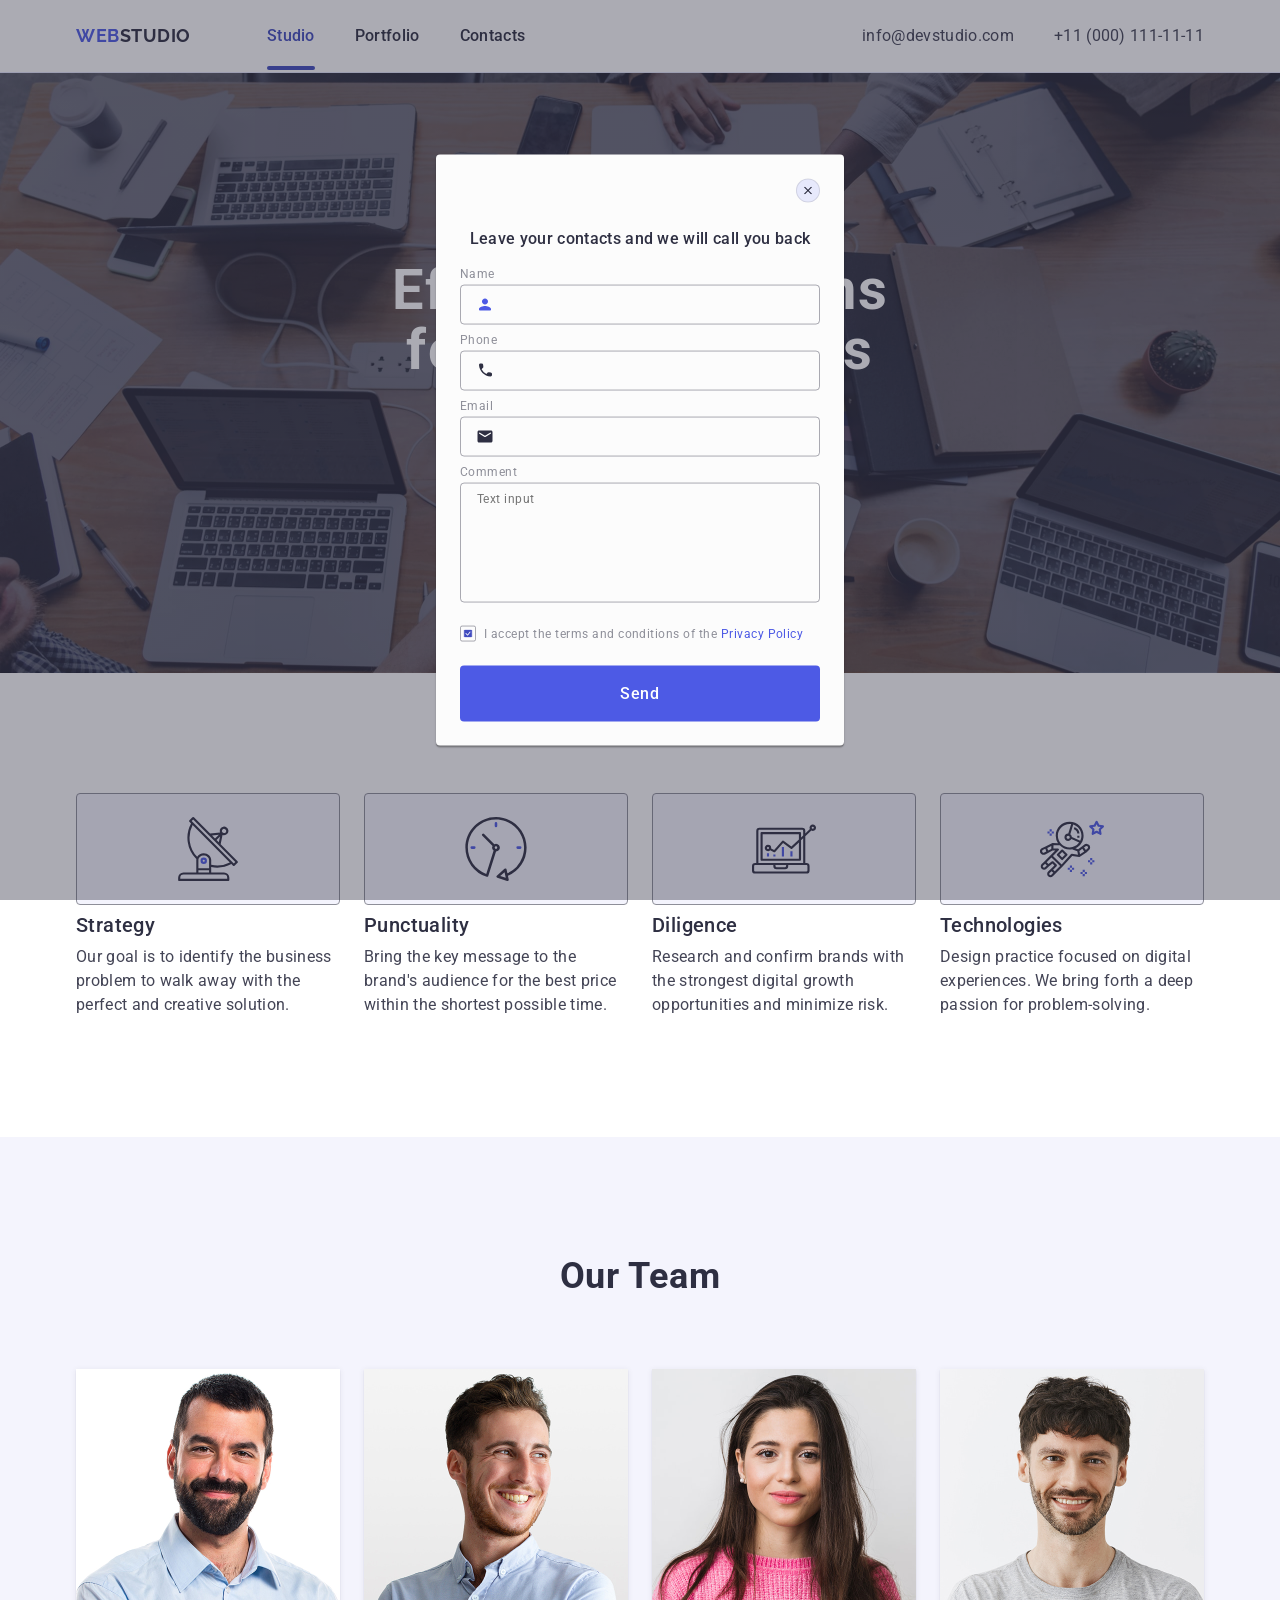
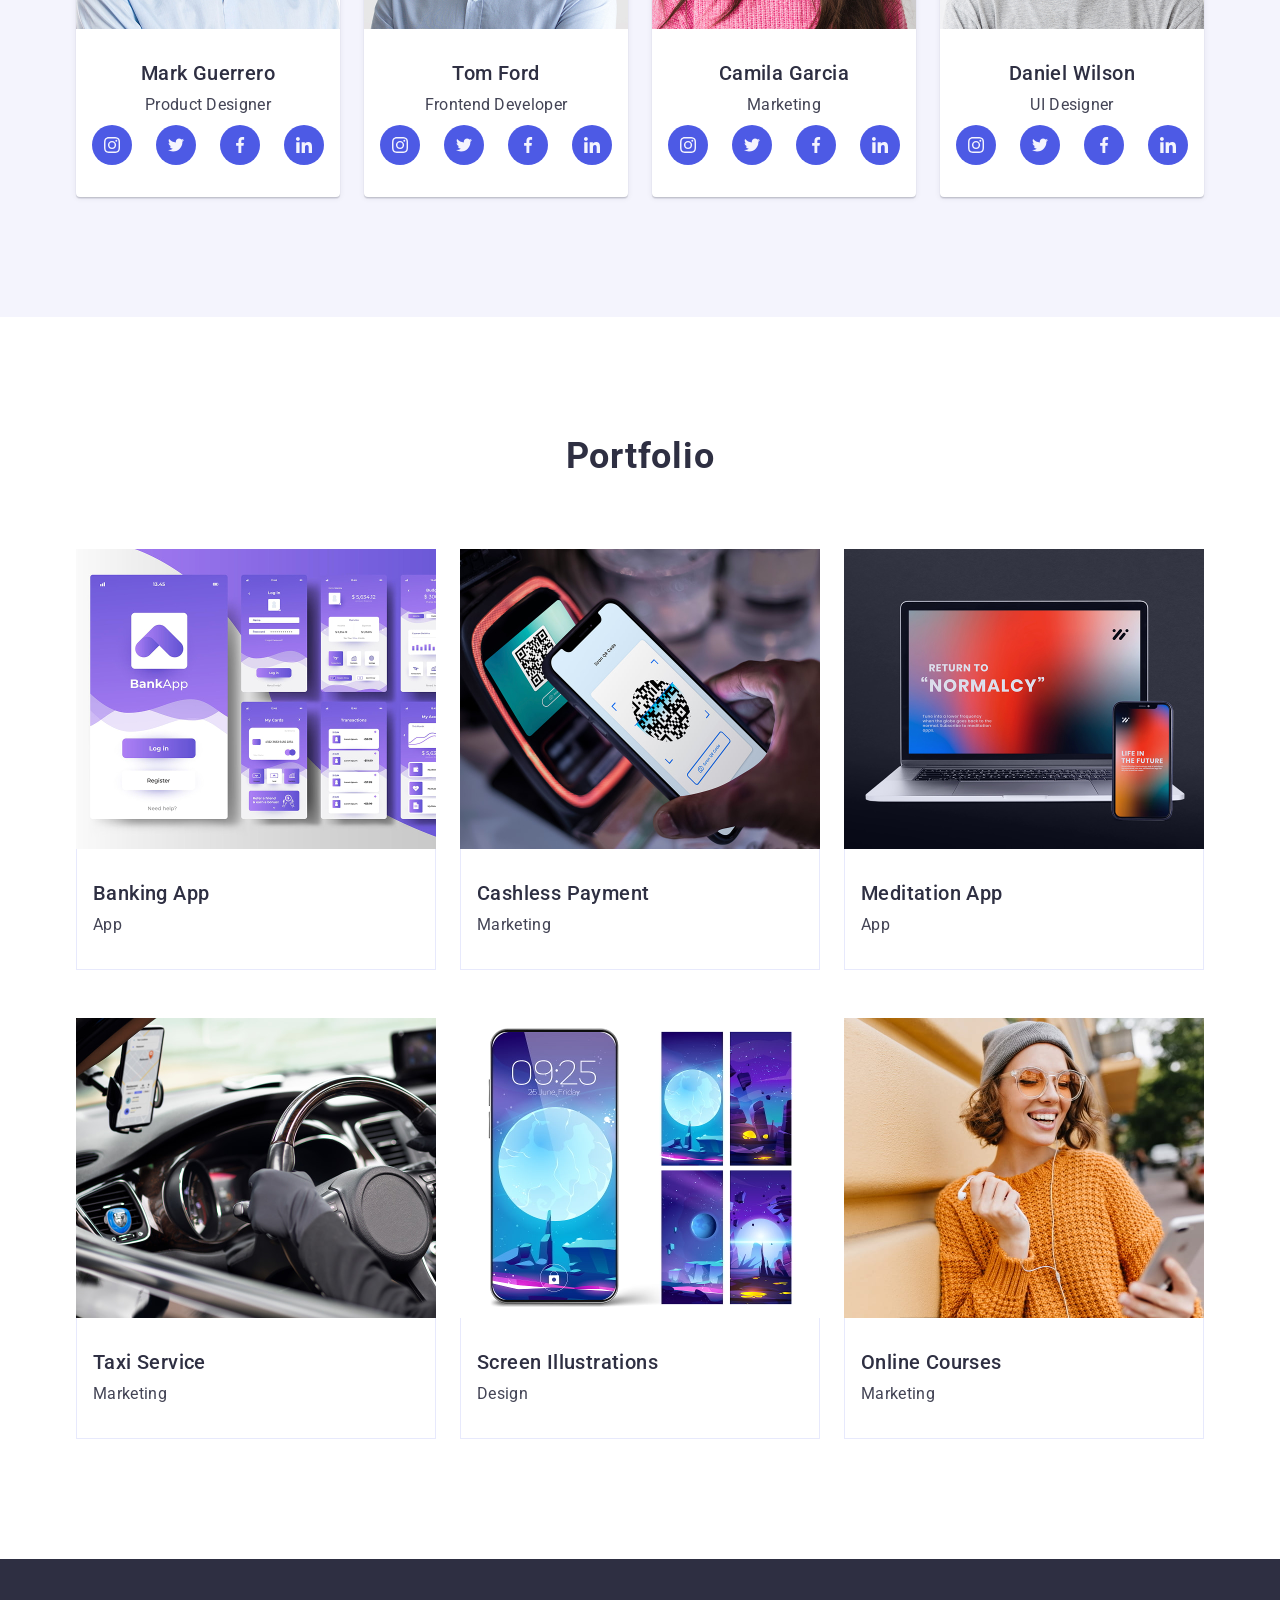
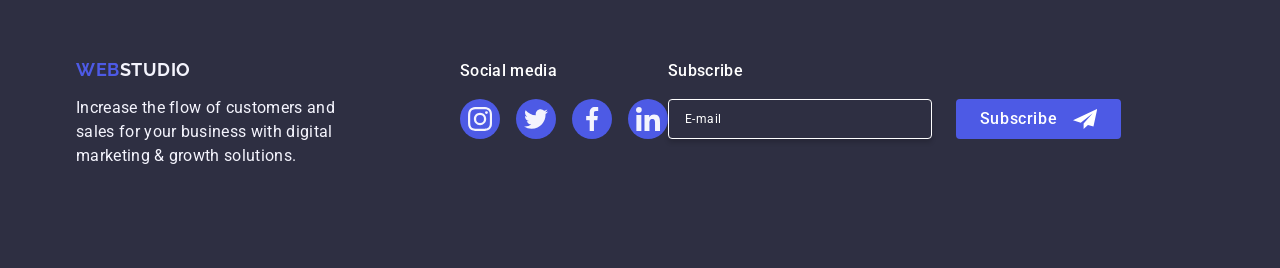
<file: index.html>
<!DOCTYPE html>
<html lang="en">
	<head>
		<meta charset="UTF-8" />
		<meta name="viewport" content="width=device-width, initial-scale=1.0" />
		<title>WebStudio</title>
		<link rel="preconnect" href="https://fonts.googleapis.com" />
		<link rel="preconnect" href="https://fonts.gstatic.com" crossorigin />
		<link
			href="https://fonts.googleapis.com/css2?family=Raleway:wght@700&family=Roboto:wdth,wght@75..100,100..900&display=swap"
			rel="stylesheet"
		/>
		<link
			rel="stylesheet"
			href="https://cdnjs.cloudflare.com/ajax/libs/modern-normalize/3.0.1/modern-normalize.min.css"
		/>
		<link rel="stylesheet" href="./css/styles.css" />
	</head>
	<body>
		<!--Header-->
		<header class="header">
			<div class="container">
				<nav class="header-nav">
					<a class="logo" href="./index.html">Web<span class="header-logo">Studio</span></a>
					<ul class="header-nav-list">
						<li>
							<a href="./index.html" class="header-nav-link current">Studio</a>
						</li>
						<li>
							<a class="header-nav-link" href="">Portfolio</a>
						</li>
						<li>
							<a class="header-nav-link" href="">Contacts</a>
						</li>
					</ul>
				</nav>
				<address class="header-address">
					<ul class="header-address-list">
						<li class="header-address-list-item">
							<a class="contacts-link" href="mailto:info@devstudio.com">info@devstudio.com</a>
						</li>
						<li class="header-address-list-item">
							<a class="contacts-link" href="tel:+110001111111">+11 (000) 111-11-11</a>
						</li>
					</ul>
				</address>
			</div>
		</header>
		<main>
			<!--Hero-->
			<section class="hero">
				<div class="container">
					<h1 class="main-title">Effective Solutions for Your Business</h1>
					<button data-modal-open class="hero-button" type="button">Order Service</button>
				</div>
			</section>
			<!--Features-->
			<section class="features">
				<div class="container">
					<h2 class="visually-hidden">Features</h2>
					<ul class="features-list">
						<li class="features-list-item">
							<div class="icon-container">
								<svg width="64" height="64">
									<use href="./images/icons.svg#icon-antenna"></use>
								</svg>
							</div>
							<h3 class="features-list-item-header">Strategy</h3>
							<p class="features-list-item-text">
								Our goal is to identify the business problem to walk away with the perfect and creative solution.
							</p>
						</li>
						<li class="features-list-item">
							<div class="icon-container">
								<svg width="64" height="64">
									<use href="./images/icons.svg#icon-clock"></use>
								</svg>
							</div>
							<h3 class="features-list-item-header">Punctuality</h3>
							<p class="features-list-item-text">
								Bring the key message to the brand's audience for the best price within the shortest possible time.
							</p>
						</li>
						<li class="features-list-item">
							<div class="icon-container">
								<svg width="64" height="64">
									<use href="./images/icons.svg#icon-diagram"></use>
								</svg>
							</div>
							<h3 class="features-list-item-header">Diligence</h3>
							<p class="features-list-item-text">
								Research and confirm brands with the strongest digital growth opportunities and minimize risk.
							</p>
						</li>
						<li class="features-list-item">
							<div class="icon-container">
								<svg width="64" height="64">
									<use href="./images/icons.svg#icon-astronaut"></use>
								</svg>
							</div>
							<h3 class="features-list-item-header">Technologies</h3>
							<p class="features-list-item-text">
								Design practice focused on digital experiences. We bring forth a deep passion for problem-solving.
							</p>
						</li>
					</ul>
				</div>
			</section>
			<!--Team-->
			<section class="team">
				<div class="container">
					<h2 class="section-header team-header">Our Team</h2>
					<ul class="team-list">
						<li class="team-card">
							<img src="./images/team1.jpg" alt="Mark Guerrero" width="264" />
							<div class="team-card-bottom-container">
								<h3 class="team-card-header">Mark Guerrero</h3>
								<p class="team-card-text" lang="en">Product Designer</p>
								<ul class="social-list">
									<li class="social-list-item">
										<a href="" class="social-link team-social"
											><svg width="16" height="16" class="social-icon">
												<use href="./images/icons.svg#icon-instagram"></use></svg
										></a>
									</li>
									<li class="social-list-item">
										<a href="" class="social-link team-social"
											><svg width="16" height="16" class="social-icon">
												<use href="./images/icons.svg#icon-twitter"></use></svg
										></a>
									</li>
									<li class="social-list-item">
										<a href="" class="social-link team-social"
											><svg width="16" height="16" class="social-icon">
												<use href="./images/icons.svg#icon-facebook"></use></svg
										></a>
									</li>
									<li class="social-list-item">
										<a href="" class="social-link team-social"
											><svg width="16" height="16" class="social-icon">
												<use href="./images/icons.svg#icon-linkedin"></use></svg
										></a>
									</li>
								</ul>
							</div>
						</li>
						<li class="team-card">
							<img src="./images/team2.jpg" alt="Tom Ford" width="264" />
							<div class="team-card-bottom-container">
								<h3 class="team-card-header">Tom Ford</h3>
								<p class="team-card-text" lang="en">Frontend Developer</p>
								<ul class="social-list">
									<li class="social-list-item">
										<a class="social-link team-social"
											><svg width="16" height="16" class="social-icon">
												<use href="./images/icons.svg#icon-instagram"></use></svg
										></a>
									</li>
									<li class="social-list-item">
										<a class="social-link team-social"
											><svg width="16" height="16" class="social-icon">
												<use href="./images/icons.svg#icon-twitter"></use></svg
										></a>
									</li>
									<li class="social-list-item">
										<a class="social-link team-social"
											><svg width="16" height="16" class="social-icon">
												<use href="./images/icons.svg#icon-facebook"></use></svg
										></a>
									</li>
									<li class="social-list-item">
										<a class="social-link team-social"
											><svg width="16" height="16" class="social-icon">
												<use href="./images/icons.svg#icon-linkedin"></use></svg
										></a>
									</li>
								</ul>
							</div>
						</li>
						<li class="team-card">
							<img src="./images/team3.jpg" alt="Camila Garcia" width="264" />
							<div class="team-card-bottom-container">
								<h3 class="team-card-header">Camila Garcia</h3>
								<p class="team-card-text" lang="en">Marketing</p>
								<ul class="social-list">
									<li class="social-list-item">
										<a class="social-link team-social"
											><svg width="16" height="16" class="social-icon">
												<use href="./images/icons.svg#icon-instagram"></use></svg
										></a>
									</li>
									<li class="social-list-item">
										<a class="social-link team-social"
											><svg width="16" height="16" class="social-icon">
												<use href="./images/icons.svg#icon-twitter"></use></svg
										></a>
									</li>
									<li class="social-list-item">
										<a class="social-link team-social"
											><svg width="16" height="16" class="social-icon">
												<use href="./images/icons.svg#icon-facebook"></use></svg
										></a>
									</li>
									<li class="social-list-item">
										<a class="social-link team-social"
											><svg width="16" height="16" class="social-icon">
												<use href="./images/icons.svg#icon-linkedin"></use></svg
										></a>
									</li>
								</ul>
							</div>
						</li>
						<li class="team-card">
							<img src="./images/team4.jpg" alt="Daniel Wilson" width="264" />
							<div class="team-card-bottom-container">
								<h3 class="team-card-header">Daniel Wilson</h3>
								<p class="team-card-text" lang="en">UI Designer</p>
								<ul class="social-list">
									<li class="social-list-item">
										<a class="social-link team-social"
											><svg width="16" height="16" class="social-icon">
												<use href="./images/icons.svg#icon-instagram"></use></svg
										></a>
									</li>
									<li class="social-list-item">
										<a class="social-link team-social"
											><svg width="16" height="16" class="social-icon">
												<use href="./images/icons.svg#icon-twitter"></use></svg
										></a>
									</li>
									<li class="social-list-item">
										<a class="social-link team-social"
											><svg width="16" height="16" class="social-icon">
												<use href="./images/icons.svg#icon-facebook"></use></svg
										></a>
									</li>
									<li class="social-list-item">
										<a class="social-link team-social"
											><svg width="16" height="16" class="social-icon">
												<use href="./images/icons.svg#icon-linkedin"></use></svg
										></a>
									</li>
								</ul>
							</div>
						</li>
					</ul>
				</div>
			</section>
			<!--Portfolio-->
			<section class="portfolio">
				<div class="container">
					<h2 class="section-header portfolio-header">Portfolio</h2>
					<ul class="portfolio-list">
						<li class="portfolio-item">
							<div class="image-container">
								<img src="./images/portfolio1.jpg" alt="Banking App" width="360" />
								<p class="image-container-text">
									14 Stylish and User-Friendly App Design Concepts · Task Manager App · Calorie Tracker App · Exotic
									Fruit Ecommerce App · Cloud Storage App
								</p>
							</div>
							<div class="portfolio-description-container">
								<h3 class="portfolio-item-header">Banking App</h3>
								<p class="portfolio-item-text">App</p>
							</div>
						</li>
						<li class="portfolio-item">
							<div class="image-container">
								<img src="./images/portfolio2.jpg" alt="Cashless payment" width="360" />
								<p class="image-container-text">
									14 Stylish and User-Friendly App Design Concepts · Task Manager App · Calorie Tracker App · Exotic
									Fruit Ecommerce App · Cloud Storage App
								</p>
							</div>
							<div class="portfolio-description-container">
								<h3 class="portfolio-item-header">Cashless Payment</h3>
								<p class="portfolio-item-text">Marketing</p>
							</div>
						</li>
						<li class="portfolio-item">
							<div class="image-container">
								<img src="./images/portfolio3.jpg" alt="Meditation app" width="360" />
								<p class="image-container-text">
									14 Stylish and User-Friendly App Design Concepts · Task Manager App · Calorie Tracker App · Exotic
									Fruit Ecommerce App · Cloud Storage App
								</p>
							</div>
							<div class="portfolio-description-container">
								<h3 class="portfolio-item-header">Meditation App</h3>
								<p class="portfolio-item-text">App</p>
							</div>
						</li>
						<li class="portfolio-item">
							<div class="image-container">
								<img src="./images/portfolio4.jpg" alt="Taxi service" width="360" />
								<p class="image-container-text">
									14 Stylish and User-Friendly App Design Concepts · Task Manager App · Calorie Tracker App · Exotic
									Fruit Ecommerce App · Cloud Storage App
								</p>
							</div>
							<div class="portfolio-description-container">
								<h3 class="portfolio-item-header">Taxi Service</h3>
								<p class="portfolio-item-text">Marketing</p>
							</div>
						</li>
						<li class="portfolio-item">
							<div class="image-container">
								<img src="./images/portfolio5.jpg" alt="Screen illustrations" width="360" />
								<p class="image-container-text">
									14 Stylish and User-Friendly App Design Concepts · Task Manager App · Calorie Tracker App · Exotic
									Fruit Ecommerce App · Cloud Storage App
								</p>
							</div>
							<div class="portfolio-description-container">
								<h3 class="portfolio-item-header">Screen Illustrations</h3>
								<p class="portfolio-item-text">Design</p>
							</div>
						</li>
						<li class="portfolio-item">
							<div class="image-container">
								<img src="./images/portfolio6.jpg" alt="Online courses" width="360" />
								<p class="image-container-text">
									14 Stylish and User-Friendly App Design Concepts · Task Manager App · Calorie Tracker App · Exotic
									Fruit Ecommerce App · Cloud Storage App
								</p>
							</div>
							<div class="portfolio-description-container">
								<h3 class="portfolio-item-header">Online Courses</h3>
								<p class="portfolio-item-text">Marketing</p>
							</div>
						</li>
					</ul>
				</div>
			</section>
		</main>
		<!--Footer-->
		<footer class="footer">
			<div class="container">
				<div class="footer-logo-paragraph">
					<a class="logo" href="./index.html">Web<span class="footer-logo">Studio</span></a>
					<p class="footer-text">
						Increase the flow of customers and sales for your business with digital marketing & growth solutions.
					</p>
				</div>
				<div>
					<p class="footer-social-media-paragraph">Social media</p>
					<ul class="social-list footer-social">
						<li class="social-list-item">
							<a href="" class="social-link footer-social"
								><svg width="24" height="24" class="social-icon">
									<use href="./images/icons.svg#icon-instagram"></use></svg
							></a>
						</li>
						<li class="social-list-item">
							<a href="" class="social-link footer-social"
								><svg width="24" height="24" class="social-icon">
									<use href="./images/icons.svg#icon-twitter"></use></svg
							></a>
						</li>
						<li class="social-list-item">
							<a href="" class="social-link footer-social"
								><svg width="24" height="24" class="social-icon">
									<use href="./images/icons.svg#icon-facebook"></use></svg
							></a>
						</li>
						<li class="social-list-item">
							<a href="" class="social-link footer-social"
								><svg width="24" height="24" class="social-icon">
									<use href="./images/icons.svg#icon-linkedin"></use></svg
							></a>
						</li>
					</ul>
				</div>
        <div class="form-container">
          <p class="form-header">Subscribe</p>
          <form class="footer-form">
            <label class="footer-form-label">
              <input type="email" name="subscribe-email" placeholder="E-mail" class="footer-form-input">
            </label>
            <button class="footer-form-submit-btn" type="submit">Subscribe
              <svg width="24" height="24" class="footer-form-submit-icon">
                <use href="./images/icons.svg#icon-send-icon"></use>
              </svg>
            </button>
          </form>
        </div>
			</div>
		</footer>
		<div data-modal class="backdrop is-open">
			<div class="modal">
				<button data-modal-close type="button" class="close-btn">
					<svg width="8" height="8" class="close-btn-icon">
						<use href="./images/icons.svg#icon-close-btn"></use>
					</svg>
				</button>
				<p class="modal-header">Leave your contacts and we will call you back</p>
				<form class="modal-form">
					<div class="input-section">
						<label class="label" for="user-name">Name</label>
						<div class="input-container">
							<input type="text" class="form-input" id="user-name" name="user-name" />
							<svg width="18" height="24" class="input-icon">
								<use href="./images/icons.svg#icon-person-icon"></use>
							</svg>
						</div>
					</div>
					<div class="input-section">
						<label class="label" for="user-phone">Phone</label>
						<div class="input-container">
							<input type="tel" class="form-input" id="user-phone" name="user-phone" /><svg
								width="18"
								height="24"
								class="input-icon"
							>
								<use href="./images/icons.svg#icon-phone-icon"></use>
							</svg>
						</div>
					</div>
					<div class="input-section">
						<label class="label" for="user-emial">Email</label>
						<div class="input-container">
							<input type="email" class="form-input" id="user-emial" name="user-emial" /><svg
								width="18"
								height="24"
								class="input-icon"
							>
								<use href="./images/icons.svg#icon-email-icon"></use>
							</svg>
						</div>
					</div>
					<div class="textarea-section">
						<label class="label" for="user-comment">Comment</label>
						<textarea name="user-comment" id="user-comment" placeholder="Text input" class="textarea-input"></textarea>
					</div>
					<div class="checkbox-container">
						<input type="checkbox" name="user-privacy" id="user-privacy" value="true" class="user-privacy-checkbox visually-hidden" /><label
							for="user-privacy"
							class="user-privacy-label"
							><span class="user-privacy-custom-checkbox">
								<svg width="10" height="8" class="user-privacy-icon">
									<use href="./images/icons.svg#icon-checkbox-icon"></use>
								</svg> </span
							>I accept the terms and conditions of the <a href="" class="user-privacy-link">Privacy Policy</a></label
						>
					</div>
          <button class="form-submit-btn" type="submit">Send</button>
				</form>
			</div>
		</div>
    <script src="./js/modal.js"></script>
	</body>
</html>
</file>
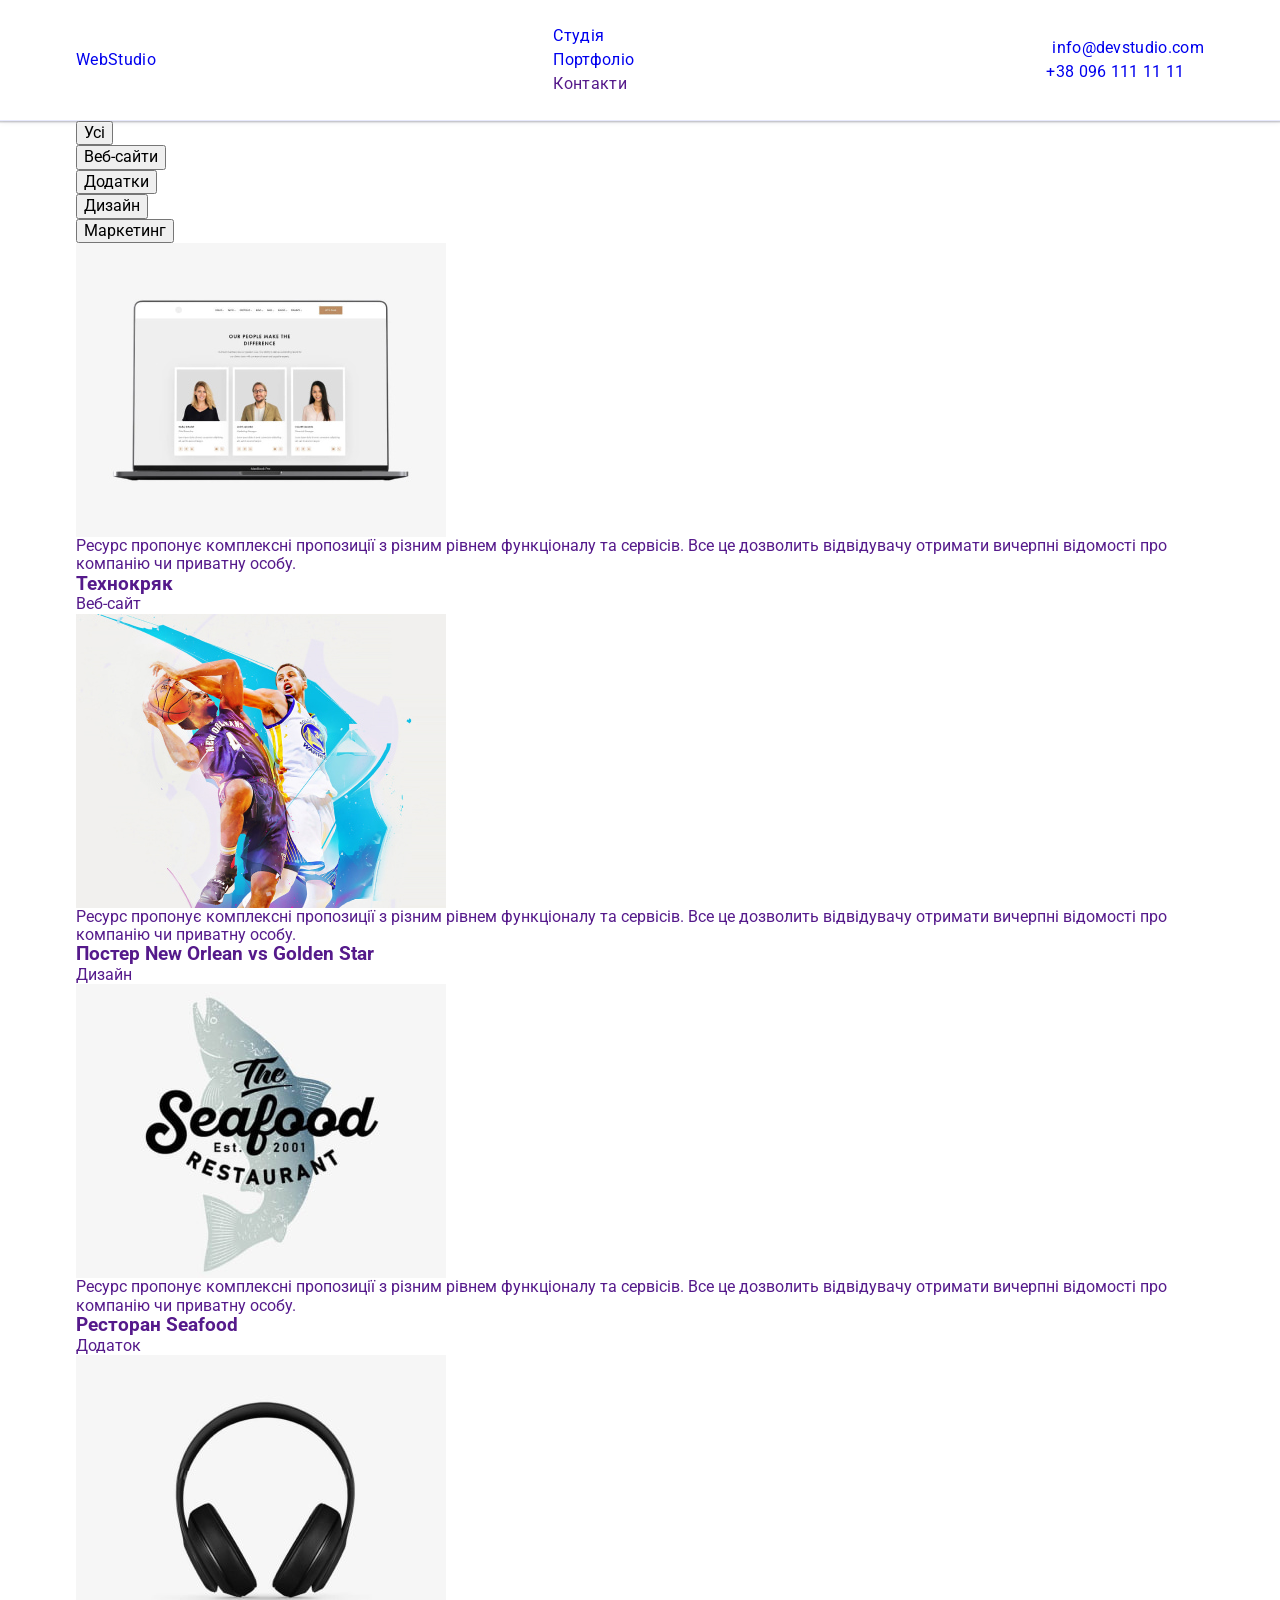
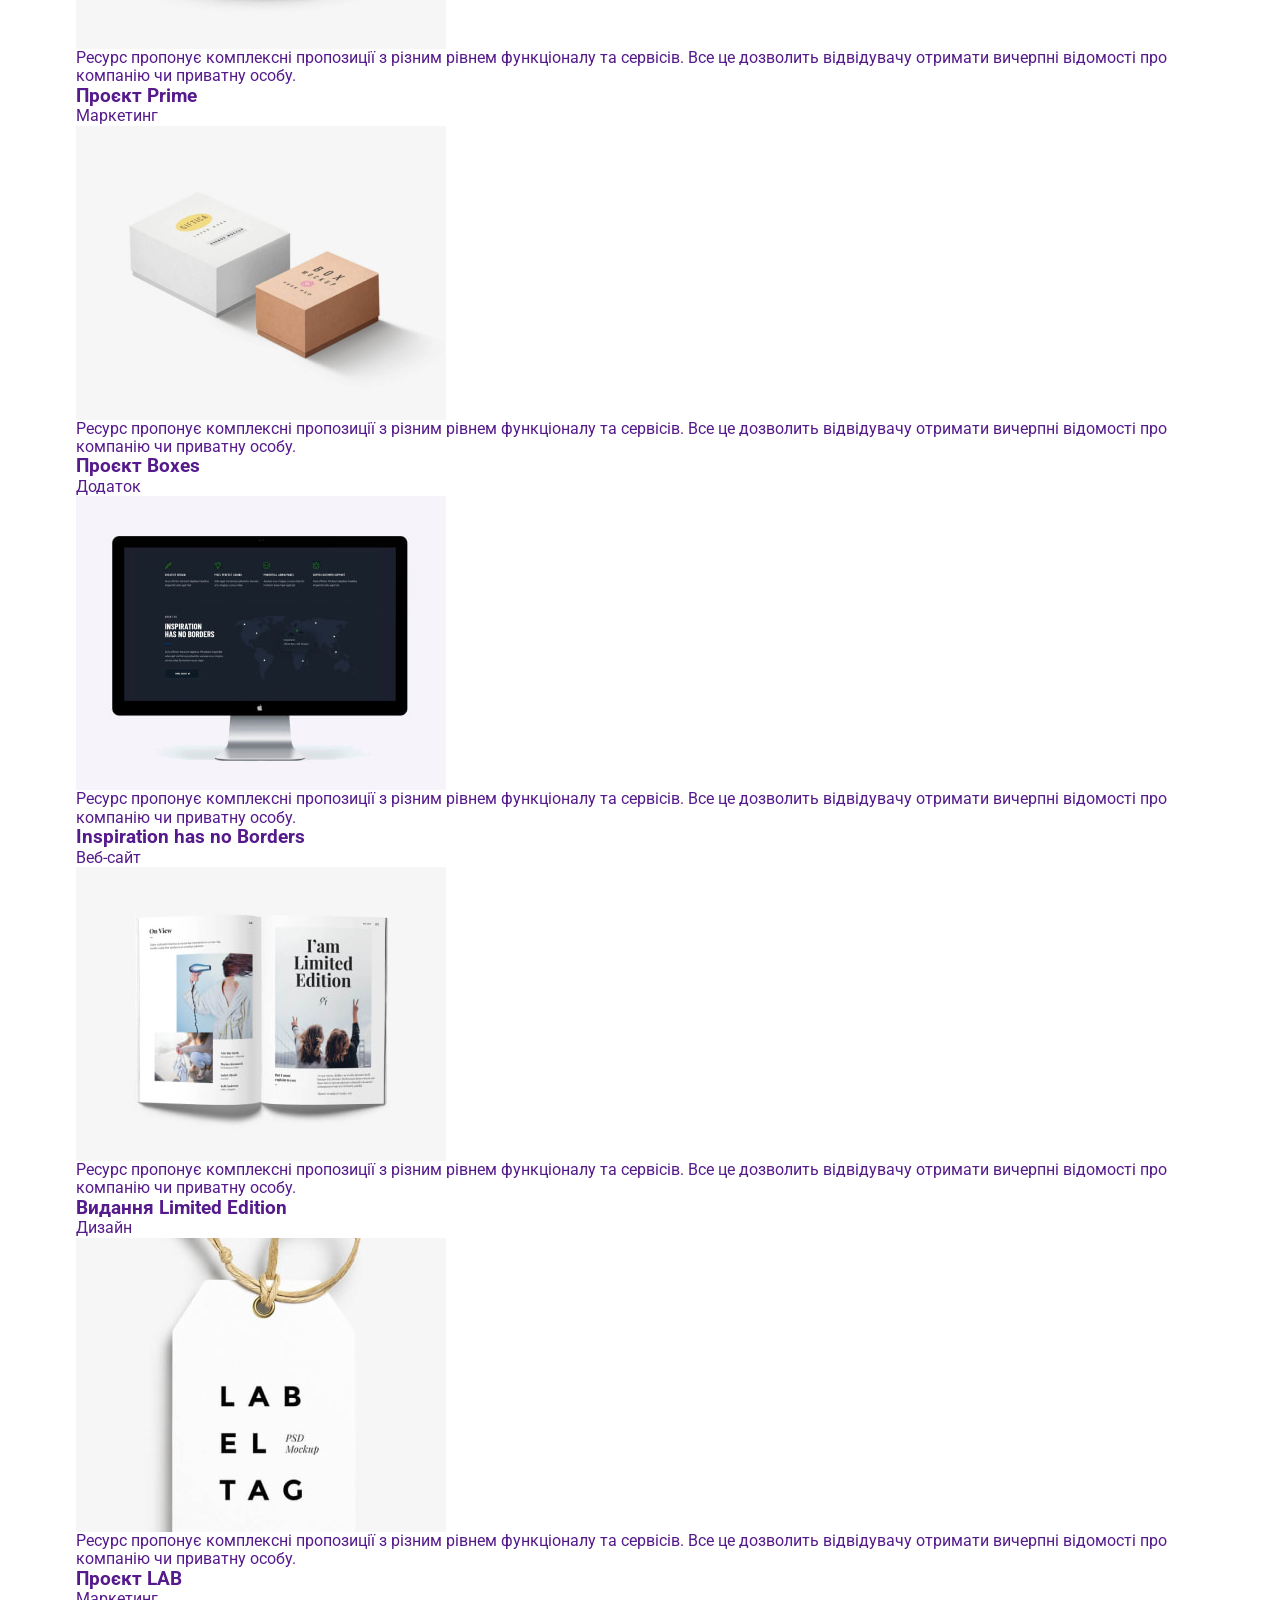
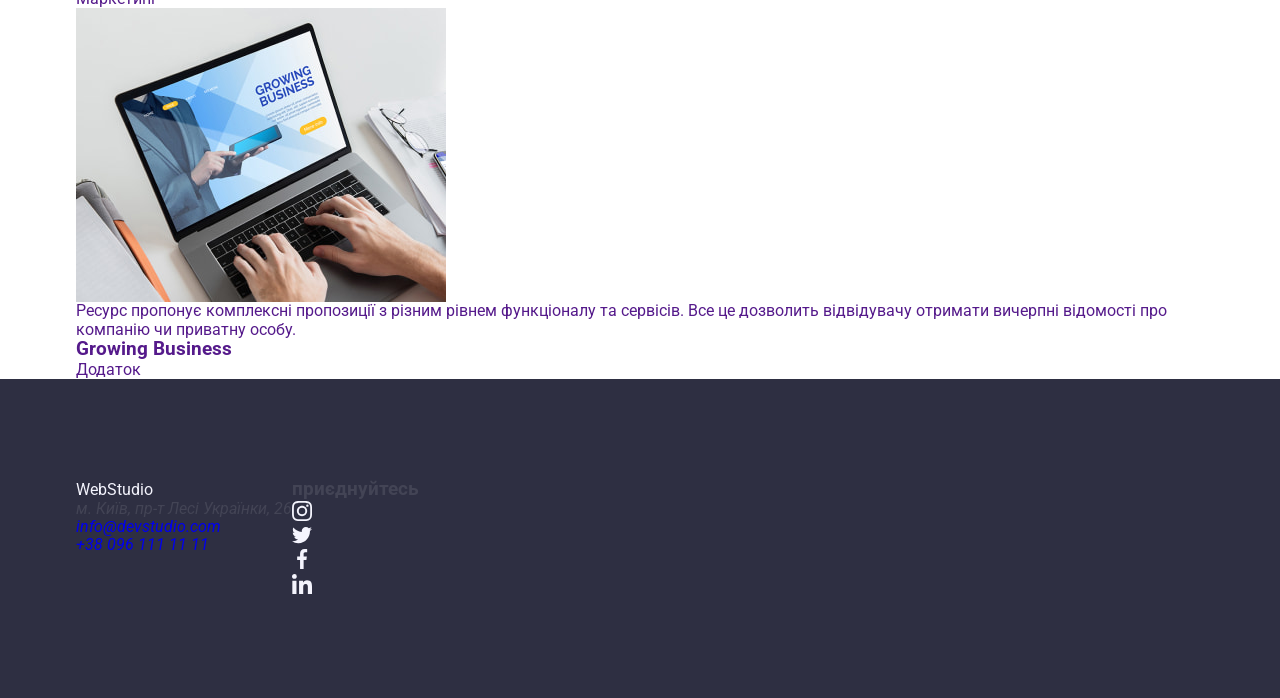
<file: portfolio.html>
<!DOCTYPE html>
<html lang="uk">

<head>
    <meta charset="UTF-8">
    <meta http-equiv="X-UA-Compatible" content="IE=edge">
    <meta name="viewport" content="width=device-width, initial-scale=1.0">
    <title>Document</title>
    <link rel="preconnect" href="https://fonts.googleapis.com">
    <link rel="preconnect" href="https://fonts.gstatic.com" crossorigin>
    <link href="https://fonts.googleapis.com/css2?family=Raleway:wght@700&family=Roboto:wght@400;500;700;900&display=swap" rel="stylesheet">
    <link rel="stylesheet" href="https://cdnjs.cloudflare.com/ajax/libs/modern-normalize/1.1.0/modern-normalize.min.css">
    <link rel="stylesheet" href="./css/styles.css">
</head>

<body>
    <!--Header-->
    <header class="header">
        <div class="container header-nav">
            <a href="./index.html" class="header-logo link"> <span class="accent">Web</span>Studio</a>
            <nav>
                <ul class="site-nav list">
                    <li class="item"><a href="./index.html" class="link ">Студія</a></li>
                    <li class="item"><a href="./portfolio.html" class="link current">Портфоліо</a></li>
                    <li class="item"><a href="" class="link">Контакти</a></li>
                </ul>
            </nav>
            <ul class="header-contacts list">
                <li class="item">
                    <a href="mailto:info@devstudio.com" class="link">
                        <svg class="icon envelope" width="16" height="12">
                            <use href="./images/icons.svg#icon-envelope"></use>
                        </svg>
                        info@devstudio.com
                    </a>
                </li>
                <li class="item">
                    <a href="tel:+380961111111" class="link">
                        <svg class="icon smartphone" width="10" height="16">
                            <use href="./images/icons.svg#icon-smartphone"></use>
                        </svg>
                        +38 096 111 11 11
                    </a>
                </li>
            </ul>
        </div>
    </header>
    <main>



        
        <!--Портфоліо-->
        <h1 class="section-title visually-hidden">Портфоліо</h1>
        <!--Filter-->
        <section class="section">
            <div class="container project">
                <ul class="list category">
                    <li class="item"><button type="button" class="category-button">Усі</button></li>
                    <li class="item"><button type="button" class="category-button">Веб-сайти</button></li>
                    <li class="item"><button type="button" class="category-button">Додатки</button></li>
                    <li class="item"><button type="button" class="category-button">Дизайн</button></li>
                    <li class="item"><button type="button" class="category-button">Маркетинг</button></li>
                </ul>
                <ul class="project-list list">
                    <li class="item">
                        <a href="" class="link">
                            <div class="project-thumb">
                                <img src="./images/project1.jpg" alt="ноутбук з зображенням сайта" class="project-image">
                                <div class="project-transform">
                                    <p class="project-desc">
                                        Ресурс пропонує комплексні пропозиції з різним рівнем функціоналу та сервісів. Все це дозволить відвідувачу
                                        отримати вичерпні відомості про компанію чи приватну особу.
                                    </p>
                                </div>
                            </div>
                            <div class="project-description">
                                <h3 class="project-title">Технокряк</h3>
                                <p class="project-category">Веб-сайт</p>
                            </div>
                        </a>
                    </li>
                    <li class="item">
                        <a href="" class="link">
                            <div class="project-thumb">
                                <img src="./images/project2.jpg" alt="два баскетболісти" class="project-image">
                                <div class="project-transform">
                                    <p class="project-desc">
                                        Ресурс пропонує комплексні пропозиції з різним рівнем функціоналу та сервісів. Все це дозволить відвідувачу
                                        отримати вичерпні відомості про компанію чи приватну особу.
                                    </p>
                                </div>
                            </div>
                            <div class="project-description">
                                <h3 class="project-title">Постер New Orlean vs Golden Star</h3>
                                <p class="project-category">Дизайн</p>
                            </div>
                        </a>
                    </li>
                    <li class="item">
                        <a href="" class="link">
                            <div class="project-thumb">
                                <img src="./images/project3.jpg" alt="логотип Seafood Restaraunt" class="project-image">
                                <div class="project-transform">
                                    <p class="project-desc">
                                        Ресурс пропонує комплексні пропозиції з різним рівнем функціоналу та сервісів. Все це дозволить відвідувачу
                                        отримати вичерпні відомості про компанію чи приватну особу.
                                    </p>
                                </div>
                            </div>
                            <div class="project-description">
                                <h3 class="project-title">Ресторан Seafood</h3>
                                <p class="project-category">Додаток</p>
                            </div>
                        </a>
                    </li>
                    <li class="item">
                        <a href="" class="link">
                            <div class="project-thumb">
                                <img src="./images/project4.jpg" alt="навушники" class="project-image">
                                <div class="project-transform">
                                    <p class="project-desc">
                                        Ресурс пропонує комплексні пропозиції з різним рівнем функціоналу та сервісів. Все це дозволить відвідувачу
                                        отримати вичерпні відомості про компанію чи приватну особу.
                                    </p>
                                </div>
                            </div>
                            <div class="project-description">
                                <h3 class="project-title">Проєкт Prime</h3>
                                <p class="project-category">Маркетинг</p>
                            </div>
                        </a>
                    </li>
                    <li class="item">
                        <a href="" class="link">
                            <div class="project-thumb">
                            <img src="./images/project5.jpg" alt="дві коробки" class="project-image">
                            <div class="project-transform">
                                <p class="project-desc">
                                    Ресурс пропонує комплексні пропозиції з різним рівнем функціоналу та сервісів. Все це дозволить відвідувачу
                                    отримати вичерпні відомості про компанію чи приватну особу.
                                </p>
                            </div>
                            </div>
                            <div class="project-description">
                                <h3 class="project-title">Проєкт Boxes</h3>
                                <p class="project-category">Додаток</p>
                            </div>
                        </a>
                    </li>
                    <li class="item">
                        <a href="" class="link">
                            <div class="project-thumb">
                            <img src="./images/project6.jpg" alt="монітор з зображенням сайту" class="project-image">
                            <div class="project-transform">
                                <p class="project-desc">
                                    Ресурс пропонує комплексні пропозиції з різним рівнем функціоналу та сервісів. Все це дозволить відвідувачу
                                    отримати вичерпні відомості про компанію чи приватну особу.
                                </p>
                            </div>
                            </div>
                            <div class="project-description">
                                <h3 class="project-title">Inspiration has no Borders</h3>
                                <p class="project-category">Веб-сайт</p>
                            </div>
                        </a>
                    </li>
                    <li class="item">
                        <a href="" class="link">
                            <div class="project-thumb">
                            <img src="./images/project7.jpg" alt="журнал" class="project-image">
                            <div class="project-transform">
                                <p class="project-desc">
                                    Ресурс пропонує комплексні пропозиції з різним рівнем функціоналу та сервісів. Все це дозволить відвідувачу
                                    отримати вичерпні відомості про компанію чи приватну особу.
                                </p>
                            </div>
                            </div>
                            <div class="project-description">
                                <h3 class="project-title">Видання Limited Edition</h3>
                                <p class="project-category">Дизайн</p>
                            </div>
                        </a>
                    </li>
                    <li class="item">
                        <a href="" class="link">
                            <div class="project-thumb">
                            <img src="./images/project8.jpg" alt="етикетка" class="project-image">
                            <div class="project-transform">
                                <p class="project-desc">
                                    Ресурс пропонує комплексні пропозиції з різним рівнем функціоналу та сервісів. Все це дозволить відвідувачу
                                    отримати вичерпні відомості про компанію чи приватну особу.
                                </p>
                            </div>
                            </div>
                            <div class="project-description">
                                <h3 class="project-title">Проєкт LAB</h3>
                                <p class="project-category">Маркетинг</p>
                            </div>                        
                        </a>
                    </li>
                    <li class="item">
                        <a href="" class="link">
                            <div class="project-thumb">
                            <img src="./images/project9.jpg" alt="руки на клавіатурі ноутбука" class="project-image">
                            <div class="project-transform">
                                <p class="project-desc">
                                    Ресурс пропонує комплексні пропозиції з різним рівнем функціоналу та сервісів. Все це дозволить відвідувачу
                                    отримати вичерпні відомості про компанію чи приватну особу.
                                </p>
                            </div>
                            </div>
                            <div class="project-description">
                                <h3 class="project-title">Growing Business</h3>
                                <p class="project-category">Додаток</p>
                            </div>
                        </a>
                    </li>
                </ul>
            </div>
        </section>
    </main>
    <footer class="footer">
        <div class="container">
            <div class="logo-address">
                <a href="./index.html" class="footer-logo link"> <span class="accent">Web</span>Studio</a>
                <address>
                    <ul class="list address">
                        <li class="address-item item">
                            <p>м. Київ, пр-т Лесі Українки, 26</p>
                        </li>
                        <li class="footer-contacts item">
                            <a href="mailto:info@devstudio.com" class="link">info@devstudio.com</a>
                        </li>
                        <li class="footer-contacts item">
                            <a href="tel:+380961111111" class="link">+38 096 111 11 11</a>
                        </li>
                    </ul>
                </address>
            </div>
            <div class="footer-social">
                <h3>приєднуйтесь</h3>
                <ul class="list">
                    <li>
                        <a href="" class="social-item">
                            <svg class="icon" width="20" height="20">
                                <use href="./images/icons.svg#icon-instagram"></use>
                            </svg>
                        </a>
                    </li>
                    <li>
                        <a href="" class="social-item">
                            <svg class="icon" width="20" height="20">
                                <use href="./images/icons.svg#icon-twitter"></use>
                            </svg>
                        </a>
                    </li>
                    <li>
                        <a href="" class="social-item">
                            <svg class="icon" width="20" height="20">
                                <use href="./images/icons.svg#icon-facebook"></use>
                            </svg>
                        </a>
                    </li>
                    <li>
                        <a href="" class="social-item">
                            <svg class="icon" width="20" height="20">
                                <use href="./images/icons.svg#icon-linkedin"></use>
                            </svg>
                        </a>
                    </li>
                </ul>
            </div>
        </div>
    </footer>
</body>

</html>
</file>
<file: css/styles.css>
:root {
	--white-color: #fff;
	--iris: #4d5ae5;
	--navy-blue: #2e2f42;
	--navy-blue-modal: rgba(46, 47, 66, 0.4);
	--slate: #434455;
	--light-slate: #8e8f99;
	--cloud: #f4f4fd;
	--cornflower: #e7e9fc;
	--ocean: #404bbf;
	--green: #31d0aa;
	--dairy: #fcfcfc;
}

body {
	font-family: "Roboto", sans-serif;
	color: var(--slate);
	background-color: var(--white-color);
}

ul,
ol {
	list-style-type: none;
	margin: 0px;
	padding: 0px;
}

h1,
h2,
h3,
h4,
h5,
h6,
p,
img {
	padding: 0px;
	margin: 0px;
}

img {
	display: block;
}

a {
	text-decoration: none;
}

.container {
	width: 1158px;
	padding: 0 15px;
	margin-left: auto;
	margin-right: auto;
}

.section-header {
	color: var(--navy-blue);
	font-weight: 700;
	font-size: 36px;
	line-height: 1.11;
	letter-spacing: 0.02em;
	text-align: center;
	text-transform: capitalize;
}

header {
	font-size: 16px;
	line-height: 1.5;
	letter-spacing: 0.32px;
	padding: 24px 0;
	justify-content: space-between;
	border-bottom: 1px solid var(--cornflower);
	box-shadow: 0 2px 1px 0 rgba(46, 47, 66, 0.08), 0 1px 1px 0 rgba(46, 47, 66, 0.16), 0 1px 6px 0 rgba(46, 47, 66, 0.08);
}

.header .container {
	display: flex;
	justify-content: space-between;
}

.header-nav {
	display: flex;
	align-items: center;
}

.logo {
	font-family: "Raleway", sans-serif;
	font-weight: 700;
	font-size: 18px;
	line-height: 1.17;
	letter-spacing: 0.03em;
	text-transform: uppercase;
	color: var(--iris);
	margin-right: 76px;
	display: flex;
}

.logo .header-logo {
	color: var(--navy-blue);
}

.header-nav-list {
	display: flex;
	gap: 40px;
}

.header-nav-link {
	font-weight: 500;
	color: var(--navy-blue);
	padding: 24px 0;
	transition: color 250ms cubic-bezier(0.4, 0, 0.2, 1);
}

.header-nav-link.current {
	position: relative;
}

.header-nav-link.current::after {
	content: "";
	position: absolute;
	left: 0;
	bottom: -1px;
	width: 100%;
	height: 4px;
	border-radius: 2px;
	background-color: var(--ocean);
}

.header-address {
	font-style: normal;
}

.header-address-list {
	display: flex;
	gap: 40px;
}

.contacts-link {
	color: var(--slate);
	transition: color 250ms cubic-bezier(0.4, 0, 0.2, 1);
}

.header-nav-link:hover,
.header-nav-link:focus,
.contacts-link:hover,
.contacts-link:focus,
.header-nav-link.current {
	color: var(--ocean);
}

.hero {
	background-image: linear-gradient(rgba(46, 47, 66, 0.7), rgba(46, 47, 66, 0.7)), url(../images/hero.jpg);
	background-repeat: no-repeat;
	background-position: center;
	background-size: cover;
	display: flex;
	flex-direction: column;
	align-items: center;
	padding: 188px 0;
	max-width: 1440px;
	margin: 0 auto;
}

.main-title {
	font-weight: 700;
	font-size: 56px;
	line-height: 1.07;
	letter-spacing: 0.02em;
	color: var(--white-color);
	text-align: center;
	margin: 0 auto 48px;
	max-width: 496px;
}

.hero-button {
	font-family: "Roboto", sans-serif;
	background: var(--iris);
	font-weight: 500;
	line-height: 1.5;
	color: var(--white-color);
	letter-spacing: 0.04em;
	cursor: pointer;
	border: none;
	border-radius: 4px;
	padding: 16px 32px;
	display: block;
	margin: 0 auto;
	min-width: 169px;
	box-shadow: 0px 4px 4px 0px rgba(0, 0, 0, 0.15);
	transition: background-color 250ms cubic-bezier(0.4, 0, 0.2, 1);
}

.hero-button:hover,
.hero-button:focus {
	background: var(--ocean);
}

.features {
	padding: 120px 0;
}

.visually-hidden {
	position: absolute;
	width: 1px;
	height: 1px;
	margin: -1px;
	border: 0;
	padding: 0;
	white-space: nowrap;
	clip-path: inset(100%);
	clip: rect(0, 0, 0, 0);
	overflow: hidden;
}

.features-list {
	display: flex;
	gap: 24px;
}

.features-list-item {
	width: calc((100% - 72px) / 4);
}

.features-list-item .icon-container {
	display: flex;
	align-items: center;
	justify-content: center;
	height: 112px;
	background-color: var(--cloud);
	border-radius: 4px;
	border: 1px solid #8e8f99;
	margin-bottom: 8px;
}

.features-list-item-header {
	color: var(--navy-blue);
	margin-bottom: 8px;
	font-weight: 500;
	font-size: 20px;
	line-height: 1.2;
	letter-spacing: 0.02em;
}

.features-list-item-text {
	font-size: 16px;
	line-height: 1.5;
	letter-spacing: 0.02em;
	color: var(--slate);
}

.team {
	background-color: var(--cloud);
	padding: 120px 0;
	display: flex;
	flex-direction: column;
	align-items: center;
}

.team-header {
	margin-bottom: 72px;
}

.team-list {
	display: flex;
	flex-wrap: wrap;
	gap: 24px;
}

.team-card {
	background-color: var(--white-color);
	border-radius: 0px 0px 4px 4px;
	box-shadow: 0px 1px 6px 0px rgba(46, 47, 66, 0.08), 0px 1px 1px 0px rgba(46, 47, 66, 0.16),
		0px 2px 1px 0px rgba(46, 47, 66, 0.08);
}

.team-card-bottom-container {
	padding: 32px 0px;
}

.team-card-header {
	color: var(--navy-blue);
	text-align: center;
	margin-bottom: 8px;
	font-size: 20px;
	font-weight: 500;
	line-height: 1.2;
	letter-spacing: 0.02em;
}

.team-card-text {
	text-align: center;
	font-size: 16px;
	line-height: 1.5;
	letter-spacing: 0.02em;
	color: var(--slate);
	margin-bottom: 8px;
}

.social-list {
	display: flex;
	justify-content: center;
	gap: 24px;
}

.social-list-item {
	width: 40px;
	height: 40px;
}

.social-link {
	width: 100%;
	height: 100%;
	background-color: var(--iris);
	border-radius: 50%;
	display: flex;
	align-items: center;
	justify-content: center;
	transition: background-color 250ms cubic-bezier(0.4, 0, 0.2, 1);
}

.social-link.team-social:focus,
.social-link.team-social:hover {
	background-color: var(--ocean);
}

.social-icon {
	fill: var(--cloud);
}

.portfolio {
	padding: 120px 0 120px 0;
	display: flex;
	flex-direction: column;
	align-items: center;
}

.portfolio-header {
	margin-bottom: 72px;
}

.portfolio-list {
	display: flex;
	flex-wrap: wrap;
	gap: 48px 24px;
	list-style: none;
	padding: 0;
}

.portfolio-item {
	background-color: var(--white-color);
	transition: box-shadow 250ms cubic-bezier(0.4, 0, 0.2, 1);
}

.portfolio-item:hover {
	box-shadow: 0px 1px 6px rgba(46, 47, 66, 0.08), 0px 1px 1px rgba(46, 47, 66, 0.16), 0px 2px 1px rgba(46, 47, 66, 0.08);
}

.portfolio-item:hover .image-container-text {
	transform: translateY(0%);
}

.portfolio-item .image-container {
	position: relative;
	overflow: hidden;
}

.portfolio-item .image-container-text {
	position: absolute;
	top: 0;
	font-size: 16px;
	line-height: 1.5;
	letter-spacing: 0.02em;
	color: var(--cloud);
	padding: 40px 32px;
	background-color: var(--iris);
	height: 100%;
	width: 100%;
	transform: translateY(100%);
	transition: transform 250ms cubic-bezier(0.4, 0, 0.2, 1);
}

.portfolio-description-container {
	padding: 32px 16px;
	display: flex;
	flex-direction: column;
	align-items: start;
	border: 1px solid var(--cornflower);
	border-top: none;
}

.portfolio-item-header {
	font-size: 20px;
	font-weight: 500;
	line-height: 1.2;
	letter-spacing: 0.02em;
	color: var(--navy-blue);
	margin-bottom: 8px;
}

.portfolio-item-text {
	font-size: 16px;
	line-height: 1.5;
	letter-spacing: 0.02em;
	color: var(--slate);
}

.footer {
	padding: 100px 0;
	background-color: var(--navy-blue);
}

.footer .container {
	display: flex;
	align-items: baseline;
}

.footer-logo-paragraph {
	margin-right: 120px;
}

.footer .logo {
	display: inline-block;
	margin-bottom: 16px;
}

.footer-logo {
	color: var(--cloud);
	margin-bottom: 16px;
}

.footer-text {
	width: 264px;
	color: var(--cloud);
	font-size: 16px;
	line-height: 1.5;
	letter-spacing: 0.32px;
}

.footer-social-media-paragraph {
	font-weight: 500;
	font-size: 16px;
	line-height: 1.5;
	letter-spacing: 0.02em;
	color: var(--white-color);
	margin-bottom: 16px;
}

.social-list.footer-social {
	gap: 16px;
}

.social-link.footer-social:focus,
.social-link.footer-social:hover {
	background-color: var(--green);
}

.footer .form-container .form-header {
  margin-bottom: 16px;
  font-weight: 500;
  font-size: 16px;
  line-height: 1.5;
  letter-spacing: 0.02em;
  color: var(--white-color);
}

.footer-form {
  display: flex;
  gap: 24px;
}

.footer-form-input {
  width: 264px;
  height: 40px;
  border: 1px solid var(--white-color);
  background-color: transparent;
  font-size: 12px;
  line-height: 2;
  letter-spacing: 0.04em;
  padding-left: 16px;
  box-shadow: 0px 4px 4px rgba(0, 0, 0, 0.15);
  border-radius: 4px;
  color: var(--white-color);
}

.footer-form-input::placeholder {
  color: var(--white-color);
}

.footer-form-submit-btn {
  min-width: 165px;
  height: 40px;
  display: flex;
  justify-content: center;
  align-items: center;
  font-family: "Roboto", sans-serif;
  font-size: 16px;
  font-weight: 500;
  line-height: 1.5;
  letter-spacing: 0.04em;
  color: var(--white-color);
  cursor: pointer;
  background-color: var(--iris);
  border: none;
  border-radius: 4px;
}

.footer-form-submit-icon {
  margin-left: 16px;
  
}

.backdrop {
	position: fixed;
	top: 0;
	left: 0;
	width: 100%;
	height: 100%;
	background-color: var(--navy-blue-modal);

	opacity: 0;
	visibility: hidden;
	pointer-events: none;

	transition: opacity 250ms cubic-bezier(0.4, 0, 0.2, 1), visibility 250ms cubic-bezier(0.4, 0, 0.2, 1);
}

.backdrop.is-open {
	opacity: 1;
	visibility: visible;
	pointer-events: auto;
}

.modal {
	position: absolute;
	top: 50%;
	left: 50%;
	padding: 72px 24px 24px;
	display: flex;
	flex-direction: column;
	align-items: center;
	justify-content: center;

	width: 408px;
	min-height: 584px;
	transform: translate(-50%, -50%);
	transition: transform 250ms cubic-bezier(0.4, 0, 0.2, 1);

	border-radius: 4px;
	background-color: var(--dairy);
	box-shadow: 0 2px 1px 0 rgba(0, 0, 0, 0.2), 0 1px 3px 0 rgba(0, 0, 0, 0.12), 0 1px 1px 0 rgba(0, 0, 0, 0.14);
}

.modal .close-btn {
	position: absolute;
	top: 24px;
	right: 24px;

	background-color: var(--cornflower);

	border: 1px solid rgba(0, 0, 0, 0.1);
	border-radius: 50%;

	width: 24px;
	height: 24px;
	padding: 0;
	cursor: pointer;
	transition: background-color 250ms cubic-bezier(0.4, 0, 0.2, 1), border 250ms cubic-bezier(0.4, 0, 0.2, 1);

	display: flex;
	align-items: center;
	justify-content: center;
}

.modal .close-btn:hover,
.modal .close-btn:focus {
	background-color: var(--ocean);
	border: none;
}

.modal .close-btn:hover .close-btn-icon,
.modal .close-btn:focus .close-btn-icon {
	fill: var(--white-color);
}

.close-btn-icon {
	fill: var(--navy-blue);
	transition: fill 250ms cubic-bezier(0.4, 0, 0.2, 1);
}

.modal-header {
	margin-bottom: 16px;
	color: var(--navy-blue);
	font-size: 16px;
	font-weight: 500;
	line-height: 1.5;
	letter-spacing: 0.32px;
	text-align: center;
}

.modal-form {
	display: flex;
	flex-direction: column;
	width: 100%;
}

.input-section {
	margin-bottom: 8px;
}

.label {
	color: var(--light-slate);
	margin-bottom: 4px;

	font-size: 12px;
	font-weight: 400;
	line-height: 1.17;
	letter-spacing: 0.48px;

	display: block;
}

.input-container {
	position: relative;
}

.form-input {
	width: 100%;
	height: 40px;
	background-color: transparent;

	padding-left: 38px;
	outline: transparent;
	transition: border-color 250ms cubic-bezier(0.4, 0, 0.2, 1);

	border-radius: 4px;
	border: 1px solid var(--navy-blue-modal);
}

.form-input:focus {
	border-color: var(--iris);
}

.form-input:focus + .input-icon {
	fill: var(--iris);
}

.input-icon {
	position: absolute;
	left: 16px;
	top: 50%;
	transform: translateY(-50%);
	fill: var(--navy-blue);
	transition: fill 250ms cubic-bezier(0.4, 0, 0.2, 1);
}

.textarea-section {
	margin-bottom: 16px;
}

.textarea-input {
	width: 100%;
	height: 120px;
	font-size: 12px;
	line-height: 1.17;
	letter-spacing: 0.04em;
	color: var(--navy-blue-modal);
	border: 1px solid var(--navy-blue-modal);
	border-radius: 4px;
	background-color: transparent;
	padding: 8px 16px;
	outline: transparent;
	resize: none;
	transition: border-color 250ms cubic-bezier(0.4, 0, 0.2, 1);
}

.textarea-input:focus {
	border-color: var(--iris);
}

.checkbox-container {
	margin-bottom: 24px;
}

.user-privacy-label {
	font-size: 12px;
	line-height: 1.17;
	letter-spacing: 0.04em;
	color: var(--light-slate);
}

.user-privacy-custom-checkbox {
	width: 16px;
	height: 16px;
	border: 1px solid var(--navy-blue-modal);
	border-radius: 2px;
	transition: background-color 250ms cubic-bezier(0.4, 0, 0.2, 1), border 250ms cubic-bezier(0.4, 0, 0.2, 1),
		fill 250ms cubic-bezier(0.4, 0, 0.2, 1);
	display: inline-flex;
	align-items: center;
	justify-content: center;
	fill: transparent;
  margin-right: 8px;
}

.user-privacy-checkbox:checked + label .user-privacy-custom-checkbox {
	background-color: var(--ocean);
	border: none;
  fill: var(--cloud);
}

.user-privacy-link {
  color: var(--iris);
}

.form-submit-btn {
  display: block;
  min-width: 169px;
  height: 56px;

  font-family: "Roboto", sans-serif;
  font-size: 16px;
  font-weight: 500;
  line-height: 1.5;
  letter-spacing: 0.04em;
  color: var(--white-color);
  cursor: pointer;
  background-color: var(--iris);
  border: none;
  border-radius: 4px;
  transition: background-color 250ms cubic-bezier(0.4, 0, 0.2, 1);
}
</file>
